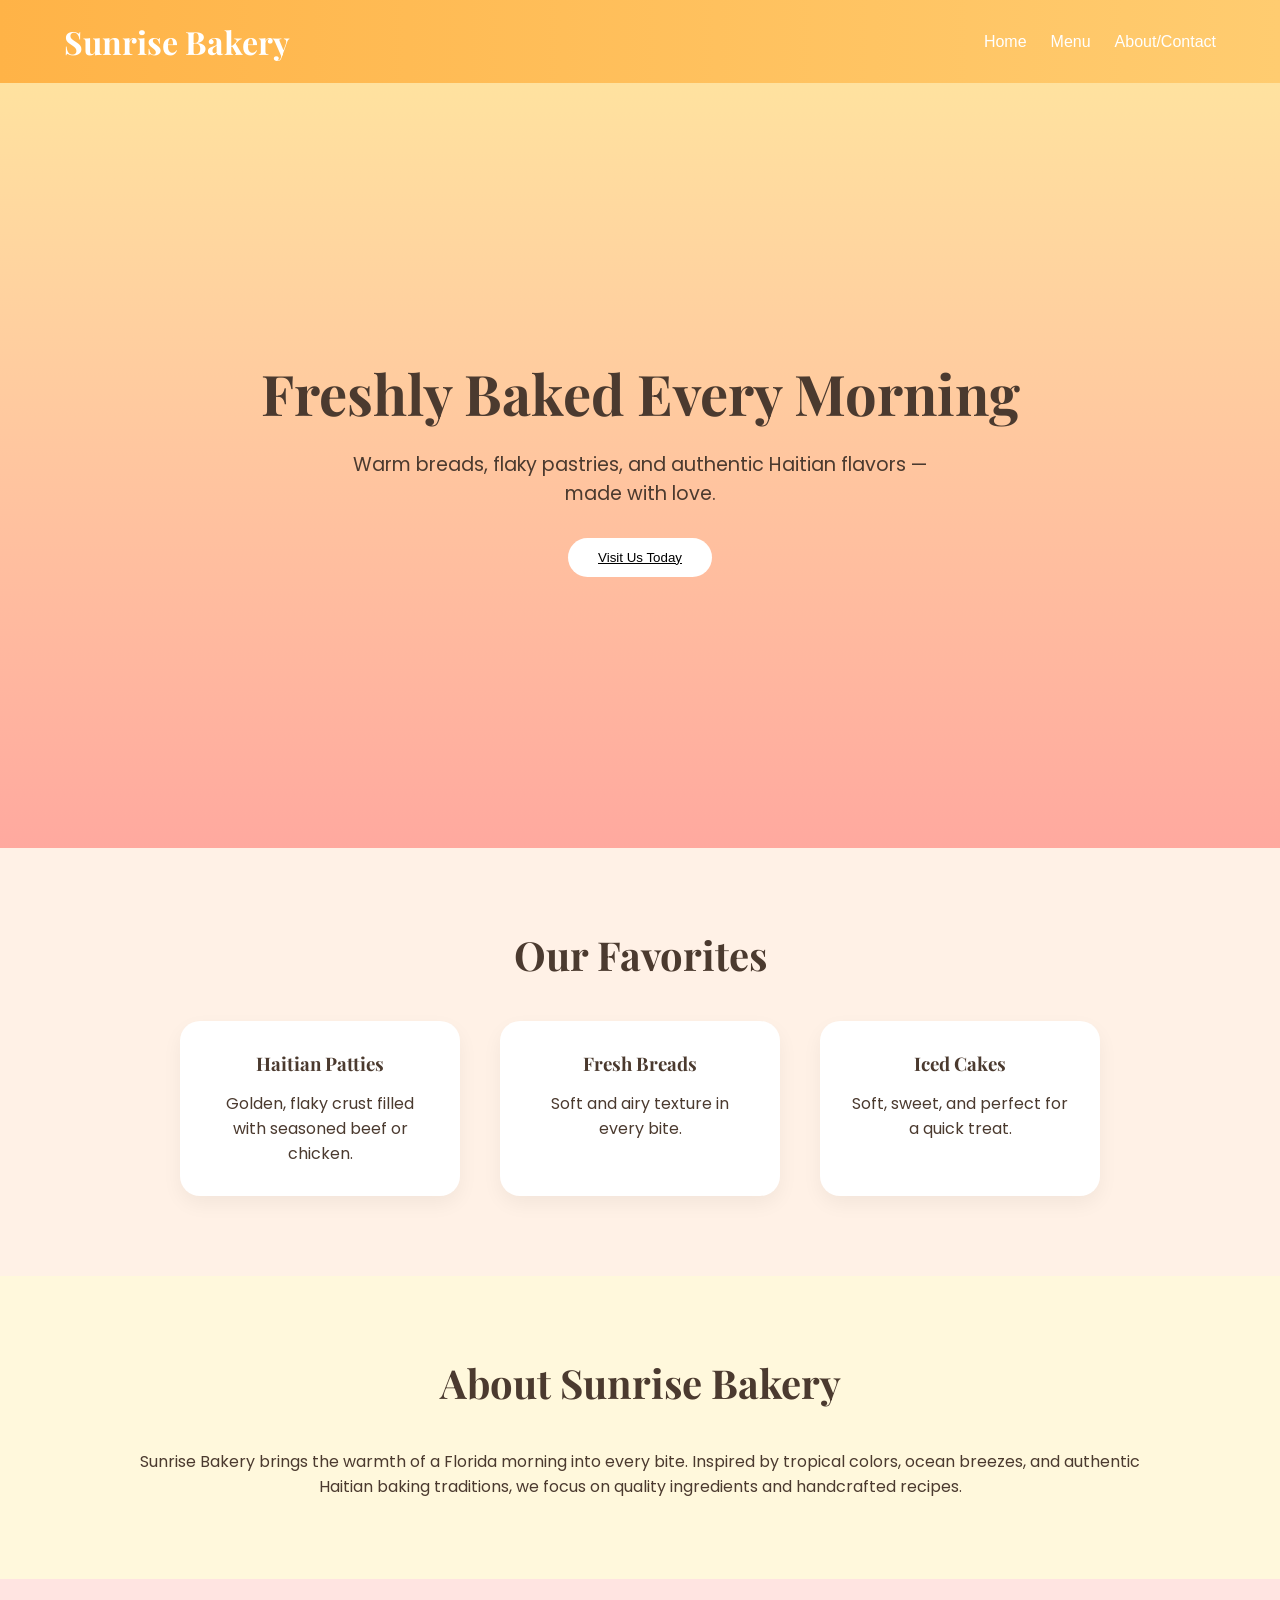
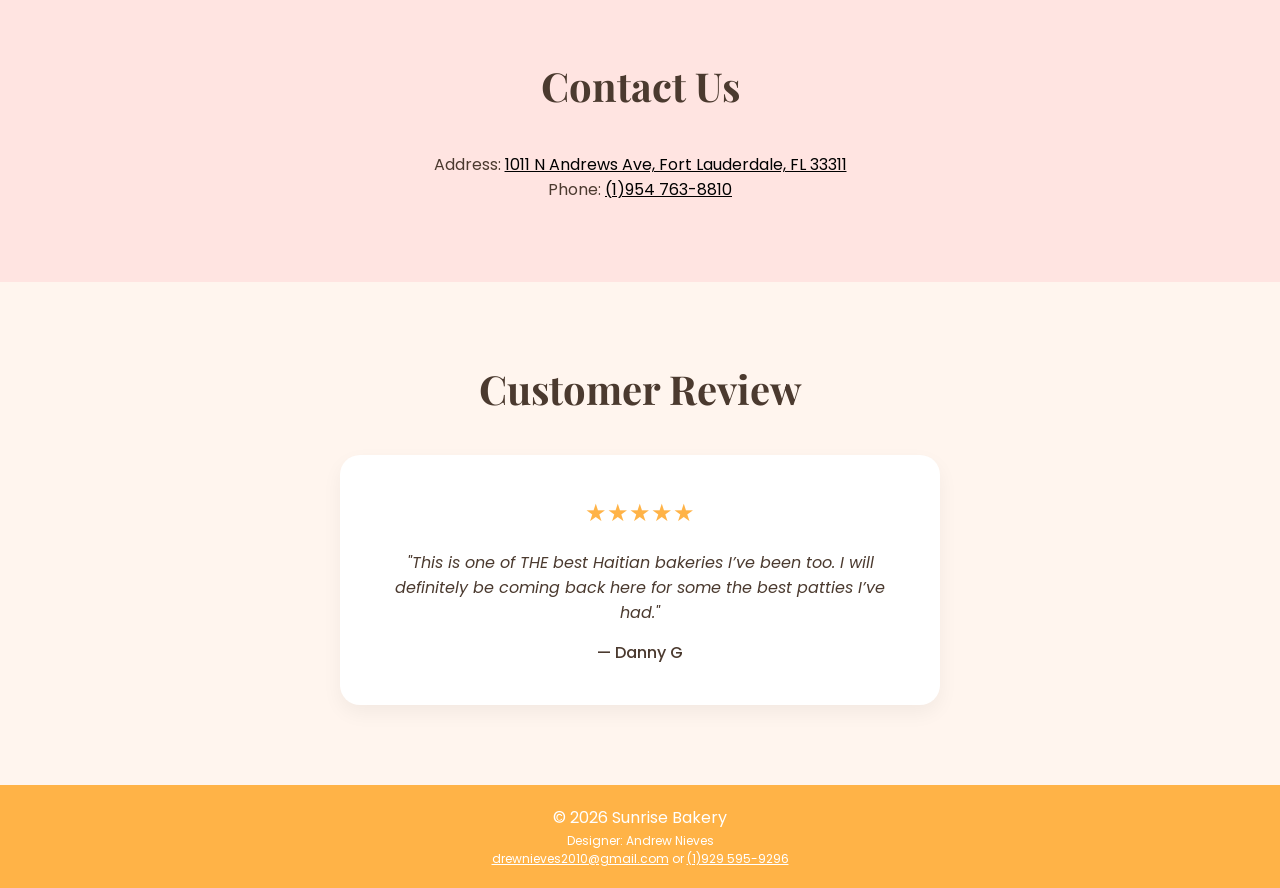
<file: index.html>
<!DOCTYPE html>
<!--note to link contact info & add transitions-->
<html>
<head>
    <title>Sunrise Bakery</title>
    <meta name="viewport" content="width=device-width, initial-scale=1.0">
    <link rel="stylesheet" href="style.css">

    <!-- Google Fonts -->
    <link rel="preconnect" href="https://fonts.googleapis.com">
    <link rel="preconnect" href="https://fonts.gstatic.com" crossorigin>
    <link href="https://fonts.googleapis.com/css2?family=Playfair+Display:wght@400;600;700&family=Poppins:wght@300;400;500&display=swap" rel="stylesheet">
</head>

<body>

<nav>
    <h2 class="logo">Sunrise Bakery</h2>
    <div class="navButtons">
        <a href="#home"><button>Home</button></a>
        <a href="menu.html"><button>Menu</button></a>
        <a href="#about"><button>About/Contact</button></a>
    </div>
</nav>

<!-- Hero Section -->
<section id="home" class="hero">
    <h1>Freshly Baked Every Morning</h1>
    <p>Warm breads, flaky pastries, and authentic Haitian flavors — made with love.</p>
    <button class="primaryBtn">
        <a href="https://maps.app.goo.gl/KgcJf5ikjzG3XUQw7" target="_blank" style="color:black">Visit Us Today</a>
    </button>
</section>

<!-- Menu Section -->
<section id="menu" class="section softPeach">
    <h2>Our Favorites</h2>
    <div class="cardContainer">
        <div class="card">
            <h3>Haitian Patties</h3>
            <p>Golden, flaky crust filled with seasoned beef or chicken.</p>
        </div>
        <div class="card">
            <h3>Fresh Breads</h3>
            <p>Soft and airy texture in every bite.</p>
        </div>
        <div class="card">
            <h3>Iced Cakes</h3>
            <p>Soft, sweet, and perfect for a quick treat.</p>
        </div>
    </div>
</section>

<!-- About Section -->
<section id="about" class="section softYellow">
    <h2>About Sunrise Bakery</h2>
    <p>
        Sunrise Bakery brings the warmth of a Florida morning into every bite. 
        Inspired by tropical colors, ocean breezes, and authentic Haitian baking traditions, 
        we focus on quality ingredients and handcrafted recipes.
    </p>
</section>

<!-- Contact Section -->
<section id="contact" class="section softCoral">
    <h2>Contact Us</h2>
    <p>Address: <a href="https://maps.app.goo.gl/KgcJf5ikjzG3XUQw7" target="_blank" style="color:black">1011 N Andrews Ave, Fort Lauderdale, FL 33311</a></p>
    <p>Phone: <a href="tel:+1-954-763-8810" style="color:black">(1)954 763-8810</a></p>
</section>

<!-- Review Section -->
<section class="section reviewSection">
    <h2>Customer Review</h2>
    <div class="reviewCard">
        <p class="stars">★★★★★</p>
        <p class="reviewText">
            "This is one of THE best Haitian bakeries I’ve been too. I will definitely be coming back here for some the best patties I’ve had."
        </p>
        <p class="reviewAuthor">— Danny G</p>
    </div>
</section>

<footer>
    <p>© 2026 Sunrise Bakery</p>
    <p class="mini">Designer: Andrew Nieves<br> <a href="mailto:drewnieves2010@gmail.com" style="color:white">drewnieves2010@gmail.com</a>    or    <a href="tel:+1-929-595-9296" style="color:white">(1)929 595-9296</a></p>
</footer>

</body>
</html>
</file>
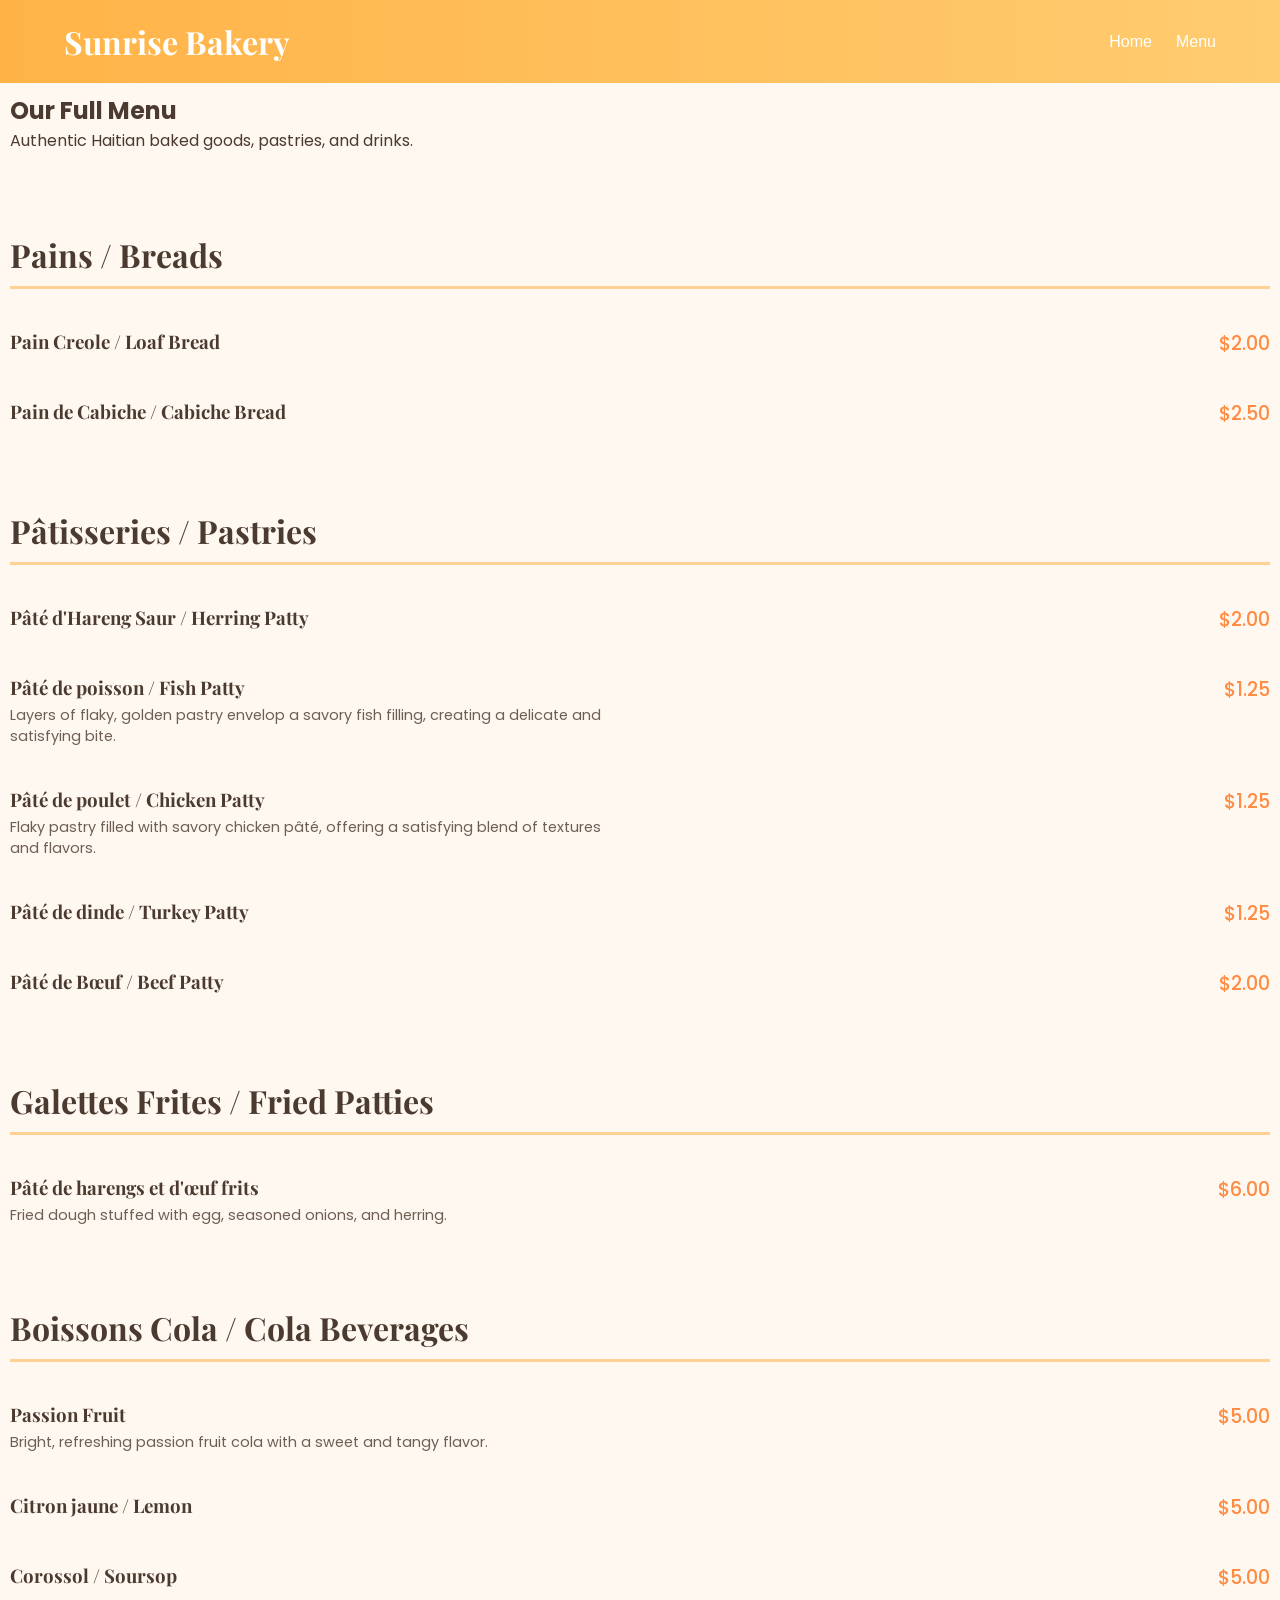
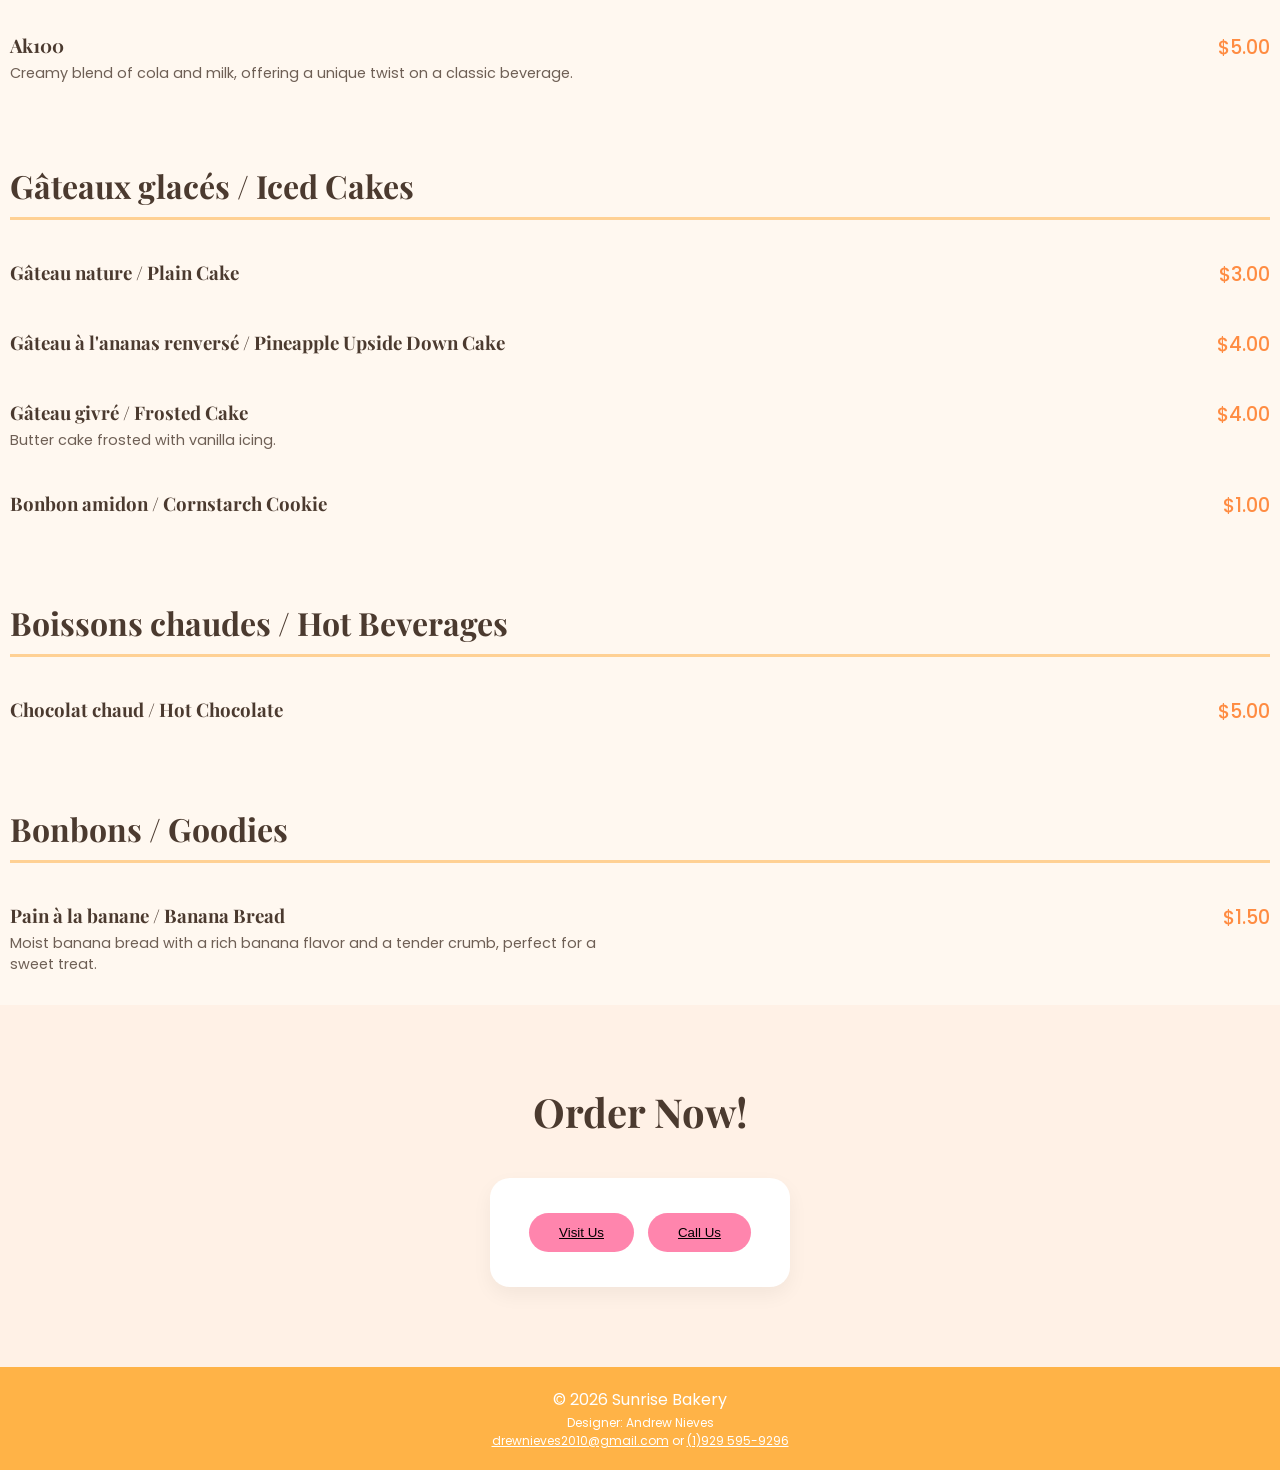
<file: menu.html>
<!DOCTYPE html>
<html>
<head>
    <title>Sunrise Bakery | Menu</title>
    <meta name="viewport" content="width=device-width, initial-scale=1.0">
    <link rel="stylesheet" href="style.css">

    <link rel="preconnect" href="https://fonts.googleapis.com">
    <link rel="preconnect" href="https://fonts.gstatic.com" crossorigin>
    <link href="https://fonts.googleapis.com/css2?family=Playfair+Display:wght@400;600;700&family=Poppins:wght@300;400;500&display=swap" rel="stylesheet">
</head>

<body>

<nav>
    <h2 class="logo">Sunrise Bakery</h2>
    <div class="navButtons">
        <a href="index.html"><button>Home</button></a>
        <a href="menu.html"><button>Menu</button></a>
    </div>
</nav>

<section class="menuHero padding">
    <h1>Our Full Menu</h1>
    <p>Authentic Haitian baked goods, pastries, and drinks.</p>
</section>

<section class="menuSection padding">

    <!-- BREADS -->
    <h2 class="menuCategory">Pains / Breads</h2>

    <div class="menuItem">
        <div>
            <h3>Pain Creole / Loaf Bread</h3>
        </div>
        <div class="price">$2.00</div>
    </div>

    <div class="menuItem">
        <div>
            <h3>Pain de Cabiche / Cabiche Bread</h3>
        </div>
        <div class="price">$2.50</div>
    </div>


    <!-- PASTRIES -->
    <h2 class="menuCategory">Pâtisseries / Pastries</h2>

    <div class="menuItem">
        <div>
            <h3>Pâté d'Hareng Saur / Herring Patty</h3>
        </div>
        <div class="price">$2.00</div>
    </div>

    <div class="menuItem">
        <div>
            <h3>Pâté de poisson / Fish Patty</h3>
            <p>Layers of flaky, golden pastry envelop a savory fish filling, creating a delicate and satisfying bite.</p>
        </div>
        <div class="price">$1.25</div>
    </div>

    <div class="menuItem">
        <div>
            <h3>Pâté de poulet / Chicken Patty</h3>
            <p>Flaky pastry filled with savory chicken pâté, offering a satisfying blend of textures and flavors.</p>
        </div>
        <div class="price">$1.25</div>
    </div>

    <div class="menuItem">
        <div>
            <h3>Pâté de dinde / Turkey Patty</h3>
        </div>
        <div class="price">$1.25</div>
    </div>

    <div class="menuItem">
        <div>
            <h3>Pâté de Bœuf / Beef Patty</h3>
        </div>
        <div class="price">$2.00</div>
    </div>


    <!-- FRIED PATTIES -->
    <h2 class="menuCategory">Galettes Frites / Fried Patties</h2>

    <div class="menuItem">
        <div>
            <h3>Pâté de harengs et d'œuf frits</h3>
            <p>Fried dough stuffed with egg, seasoned onions, and herring.</p>
        </div>
        <div class="price">$6.00</div>
    </div>


    <!-- COLA BEVERAGES -->
    <h2 class="menuCategory">Boissons Cola / Cola Beverages</h2>

    <div class="menuItem">
        <div>
            <h3>Passion Fruit</h3>
            <p>Bright, refreshing passion fruit cola with a sweet and tangy flavor.</p>
        </div>
        <div class="price">$5.00</div>
    </div>

    <div class="menuItem">
        <div>
            <h3>Citron jaune / Lemon</h3>
        </div>
        <div class="price">$5.00</div>
    </div>

    <div class="menuItem">
        <div>
            <h3>Corossol / Soursop</h3>
        </div>
        <div class="price">$5.00</div>
    </div>

    <div class="menuItem">
        <div>
            <h3>Ak100</h3>
            <p>Creamy blend of cola and milk, offering a unique twist on a classic beverage.</p>
        </div>
        <div class="price">$5.00</div>
    </div>


    <!-- ICED CAKES -->
    <h2 class="menuCategory">Gâteaux glacés / Iced Cakes</h2>

    <div class="menuItem">
        <div>
            <h3>Gâteau nature / Plain Cake</h3>
        </div>
        <div class="price">$3.00</div>
    </div>

    <div class="menuItem">
        <div>
            <h3>Gâteau à l'ananas renversé / Pineapple Upside Down Cake</h3>
        </div>
        <div class="price">$4.00</div>
    </div>

    <div class="menuItem">
        <div>
            <h3>Gâteau givré / Frosted Cake</h3>
            <p>Butter cake frosted with vanilla icing.</p>
        </div>
        <div class="price">$4.00</div>
    </div>

    <div class="menuItem">
        <div>
            <h3>Bonbon amidon / Cornstarch Cookie</h3>
        </div>
        <div class="price">$1.00</div>
    </div>


    <!-- HOT BEVERAGES -->
    <h2 class="menuCategory">Boissons chaudes / Hot Beverages</h2>

    <div class="menuItem">
        <div>
            <h3>Chocolat chaud / Hot Chocolate</h3>
        </div>
        <div class="price">$5.00</div>
    </div>


    <!-- GOODIES -->
    <h2 class="menuCategory">Bonbons / Goodies</h2>

    <div class="menuItem">
        <div>
            <h3>Pain à la banane / Banana Bread</h3>
            <p>Moist banana bread with a rich banana flavor and a tender crumb, perfect for a sweet treat.</p>
        </div>
        <div class="price">$1.50</div>
    </div>

</section>
<section class="section softPeach">
    <h2>Order Now!</h2>
    <div class="cardContainer">
        <div class="card" style="width:300px">
            <button class="primaryBtn" style="background-color:#ff85ad; margin:5px">
                <a href="https://maps.app.goo.gl/KgcJf5ikjzG3XUQw7" target="_blank" style="color:black">Visit Us</a>
            </button>
            <button class="primaryBtn" style="background-color:#ff85ad; margin:5px">
                <a href="tel:+1-954-763-8810" style="color:black">Call Us</a>
            </button>
        </div>
    </div>
</section>
<footer>
    <p>© 2026 Sunrise Bakery</p>
    <p class="mini">Designer: Andrew Nieves<br> <a href="mailto:drewnieves2010@gmail.com" style="color:white">drewnieves2010@gmail.com</a>    or    <a href="tel:+1-929-595-9296" style="color:white">(1)929 595-9296</a></p>

</footer>

</body>
</html>
</file>
<file: style.css>
/* Global Reset */
* {
    margin: 0;
    padding: 0;
    box-sizing: border-box;
}

body {
    font-family: "Poppins", sans-serif;
    background-color: #FFF8F0;
    color: #4B3A2F;
    overflow-x: hidden;
}
.padding{
    padding:10px;
}

/* Navigation */
nav {
    background: linear-gradient(to right, #FFB347, #FFCC70);
    padding: 20px 5%;
    display: flex;
    justify-content: space-between;
    align-items: center;
}

.logo {
    font-family: "Playfair Display", serif;
    font-size: 2rem;
    color: white;
}

.navButtons button {
    background: transparent;
    border: none;
    color: white;
    font-size: 1rem;
    margin-left: 20px;
    cursor: pointer;
    transition: 0.3s ease;
}

.navButtons button:hover {
    text-shadow: 2px 2px 5px rgba(0,0,0,0.3);
}

/* Hero */
.hero {
    height: 85vh;
    background: linear-gradient(to bottom, #FFE29F, #FFA99F);
    display: flex;
    flex-direction: column;
    justify-content: center;
    align-items: center;
    text-align: center;
    padding: 20px;
}

.hero h1 {
    font-family: "Playfair Display", serif;
    font-size: 3.5rem;
    margin-bottom: 20px;
}

.hero p {
    font-size: 1.2rem;
    max-width: 600px;
    margin-bottom: 30px;
}

.primaryBtn {
    padding: 12px 30px;
    border-radius: 30px;
    border: none;
    background-color: white;
    color: #FF8C42;
    font-weight: 500;
    cursor: pointer;
    transition: 0.3s ease;
}

.primaryBtn:hover {
    transform: scale(1.05);
}

/* Sections */
.section {
    padding: 80px 10%;
    text-align: center;
}

.section h2 {
    font-family: "Playfair Display", serif;
    font-size: 2.5rem;
    margin-bottom: 40px;
}

/* Soft Color Themes */
.softPeach {
    background-color: #FFF1E6;
}

.softYellow {
    background-color: #FFF8DC;
}

.softCoral {
    background-color: #FFE4E1;
}

/* Cards */
.cardContainer {
    display: flex;
    justify-content: center;
    gap: 40px;
    flex-wrap: wrap;
}

.card {
    background-color: white;
    padding: 30px;
    border-radius: 20px;
    width: 280px;
    box-shadow: 0 8px 20px rgba(0,0,0,0.05);
    transition: 0.3s ease;
}

.card:hover {
    transform: translateY(-8px);
}

.card h3 {
    margin-bottom: 15px;
    font-family: "Playfair Display", serif;
}

/* Review */
.reviewSection {
    background-color: #FFF5EE;
}

.reviewCard {
    max-width: 600px;
    margin: auto;
    background-color: white;
    padding: 40px;
    border-radius: 20px;
    box-shadow: 0 8px 20px rgba(0,0,0,0.05);
}

.stars {
    font-size: 1.5rem;
    color: #FFB347;
    margin-bottom: 20px;
}

.reviewText {
    font-style: italic;
    margin-bottom: 15px;
}

.reviewAuthor {
    font-weight: 500;
}
/*menu*/
.menuCategory {
    margin-top: 60px;
    margin-bottom: 20px;
    font-family: "Playfair Display", serif;
    font-size: 2rem;
    border-bottom: 3px solid #FFD194;
    padding-bottom: 10px;
}

.menuItem {
    display: flex;
    justify-content: space-between;
    align-items: flex-start;
    padding: 20px 0;
}

.menuItem h3 {
    font-family: "Playfair Display", serif;
    margin-bottom: 5px;
}

.menuItem p {
    font-size: 0.9rem;
    opacity: 0.8;
    max-width: 600px;
}

.price {
    font-size: 1.2rem;
    font-weight: 500;
    color: #FF8C42;
}

/* Footer */
footer {
    background-color: #FFB347;
    color: white;
    text-align: center;
    padding: 20px;
}

.mini{
    margin-top:2px;
    font-size:12px;
}
</file>
